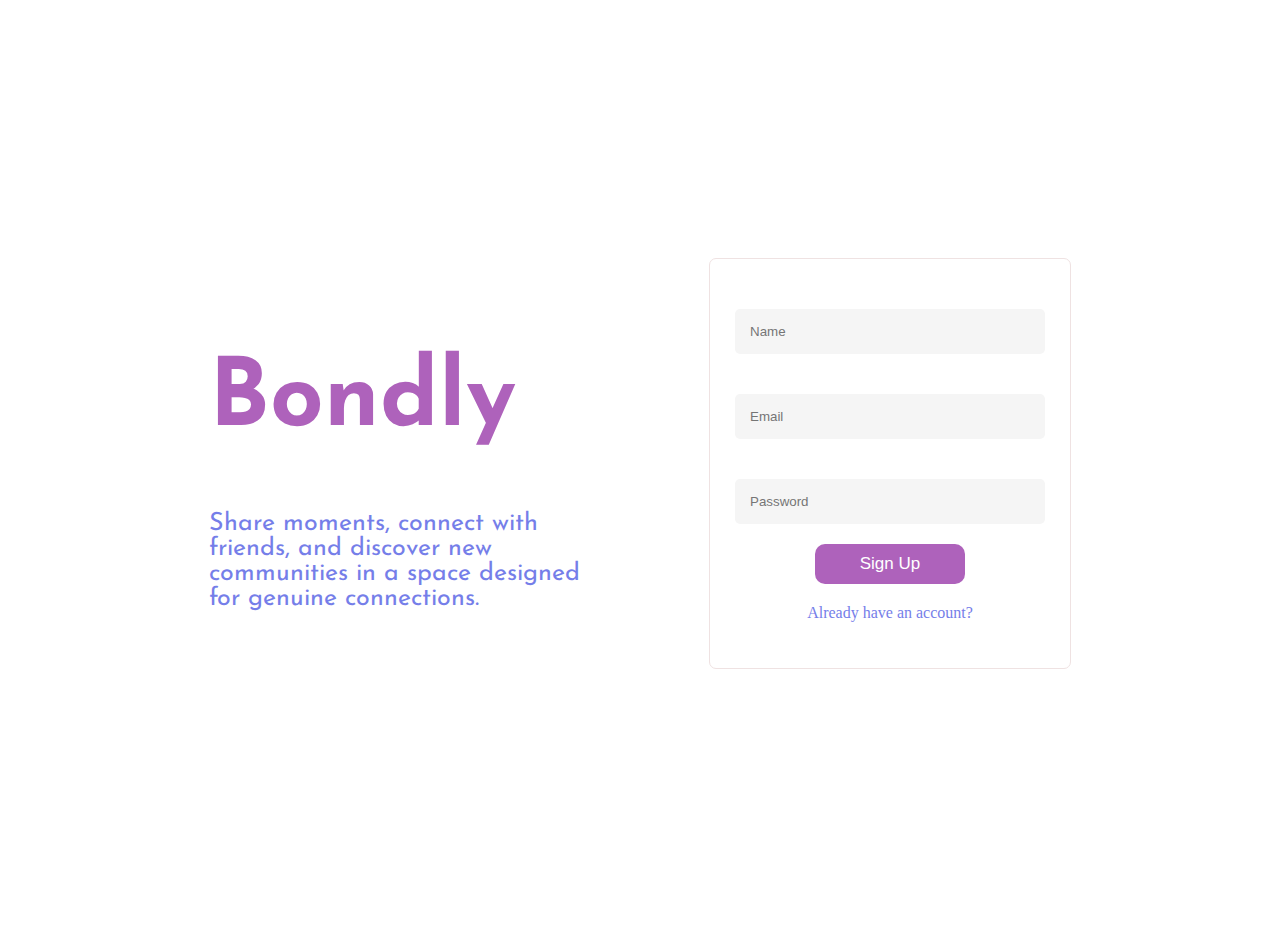
<file: index.html>
<!DOCTYPE html>
<html lang="en">
  <head>
    <meta charset="UTF-8" />
    <meta name="viewport" content="width=device-width, initial-scale=1.0" />
    <title>Sign Up</title>
    <link rel="stylesheet" href="./css/index.css" />
    <script src="./js/index.js" defer></script>
  </head>
  <body>
    <main>
      <section class="hero-section">
        <div class="welcome-text">
          <h1>Bondly</h1>
        </div>
        <div class="description">
          <p>
            Share moments, connect with friends, and discover new communities in
            a space designed for genuine connections.
          </p>
        </div>
      </section>
      <section class="form-container">
        <form id="signUpForm">
          <div class="form-group">
            <label for="name"></label>
            <input type="text" id="name" placeholder="Name" required />
          </div>
          <div class="form-group">
            <label for="email"></label>
            <input type="email" id="email" placeholder="Email" required />
          </div>
          <div class="form-group">
            <label for="password"></label>
            <input
              type="password"
              id="password"
              placeholder="Password"
              required
            />
          </div>

          <button id="signup-btn" type="submit">Sign Up</button>

          <a href="login.html">Already have an account?</a>
        </form>
        <p id="message"></p>
      </section>
    </main>
  </body>
</html>
</file>
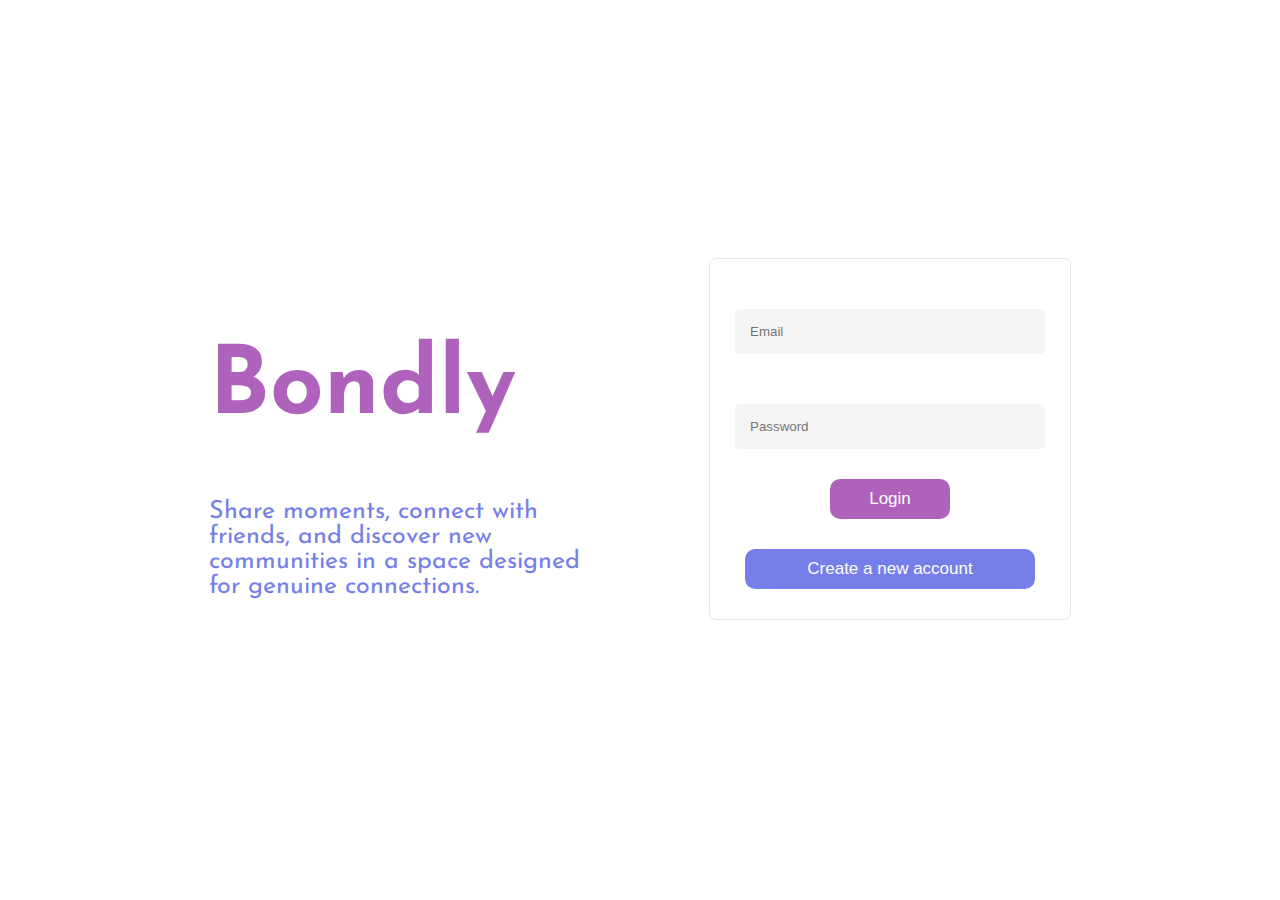
<file: createPost.html>
<!DOCTYPE html>
<html lang="en">
  <head>
    <meta charset="UTF-8" />
    <meta name="viewport" content="width=device-width, initial-scale=1.0" />
    <title>Create Post</title>
    <link rel="stylesheet" href="./css/createPost.css" />
    <script src="./js/logOut.js" defer></script>
    <script src="./js/createPost.js" defer></script>
  </head>
  <body>
    <header>
      <div class="logo">
        <img src="./assets/Bondly.svg" alt="Logo Image" />
      </div>
      <div class="nav-right">
        <ul>
          <li><a href="./userProfile.html">Reuel Santos</a></li>
          <li><a href="" onclick="logout()">Log Out</a></li>
        </ul>
      </div>
    </header>
    <main>
      <section class="form-container">
        <h1>Create Post</h1>
        <form id="createPostForm">
          <div class="form-group">
            <label for="post-title">Post Title</label>
            <input
              type="text"
              id="post-title"
              placeholder="Post Title"
              required
            />
          </div>
          <div class="form-group">
            <label for="post-content">Post Content</label>
            <textarea
              id="post-content"
              name="post-content"
              rows="10"
              placeholder="Write your post content here..."
              required
            ></textarea>
          </div>
          <div class="form-group">
            <label for="image-URL">Image URL</label>
            <input type="text" id="image-URL" />
          </div>
          <div class="form-group">
            <label for="image-alt">Image Alt Text</label>
            <input type="text" id="image-alt" name="image-alt" />
          </div>
          <div class="form-group">
            <label for="tags">Tags (Separate by commas)</label>
            <input type="text" id="tags" name="tags" />
          </div>
          <button type="submit" class="createpost-button">Post</button>
        </form>
        <div id="message"></div>
      </section>
    </main>
  </body>
</html>
</file>
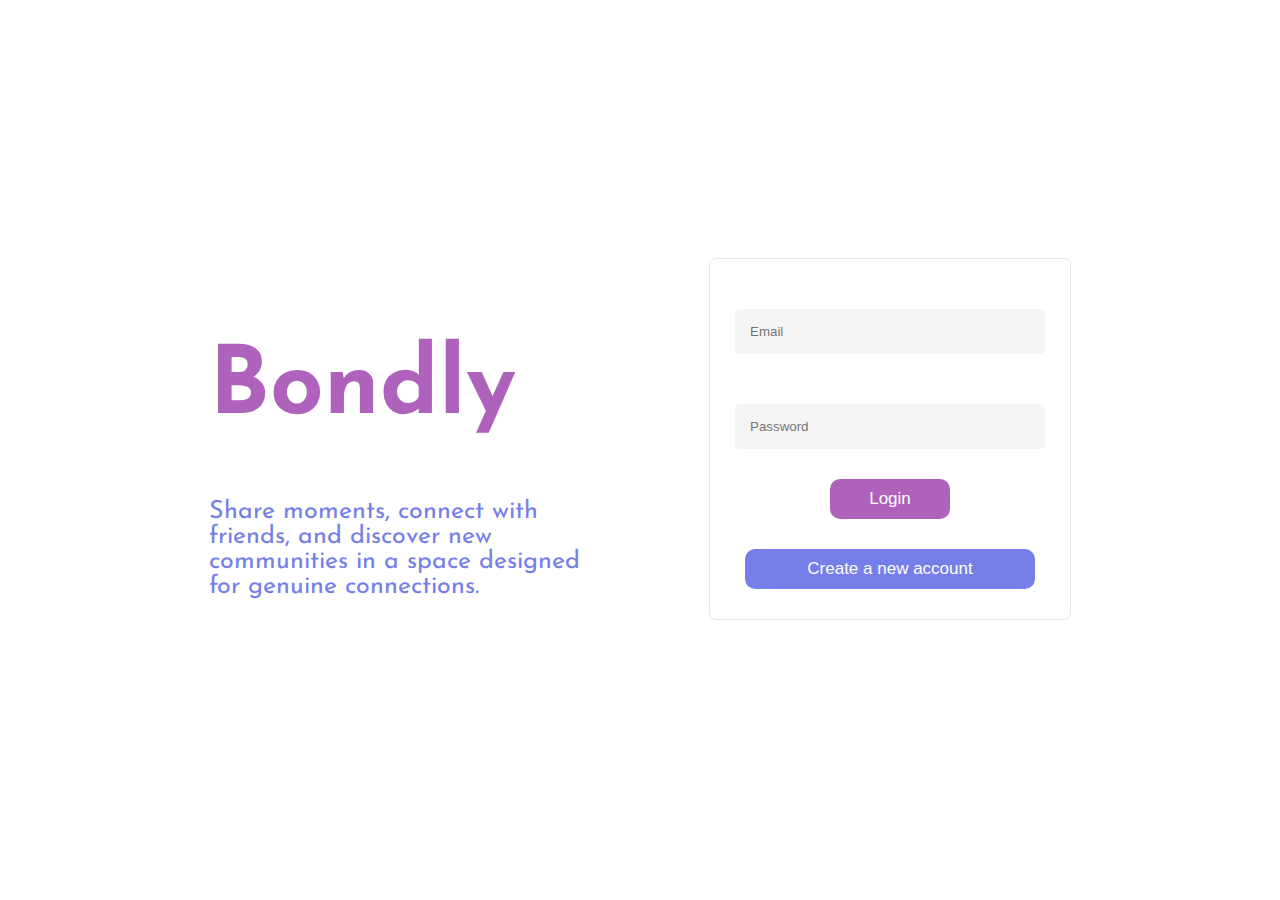
<file: editPost.html>
<!DOCTYPE html>
<html lang="en">
  <head>
    <meta charset="UTF-8" />
    <meta name="viewport" content="width=device-width, initial-scale=1.0" />
    <title>Create Post</title>
    <link rel="stylesheet" href="./css/editPost.css" />
    <script src="./js/editPost.js" defer></script>
    <script src="./js/logOut.js" defer></script>
  </head>
  <body>
    <header>
      <div class="logo">
        <img src="./assets/Bondly.svg" alt="Logo Image" />
      </div>
      <div class="nav-right">
        <ul>
          <li><a href="./userProfile.html">Go Back</a></li>
          <li><a href="" onclick="logout()">Log Out</a></li>
        </ul>
      </div>
    </header>
    <main>
      <section class="form-container">
        <h1>Edit Post</h1>
        <form>
          <div class="form-group">
            <label for="post-title">Post Title</label>
            <input
              type="text"
              id="post-title"
              placeholder="Post Title"
              required
            />
          </div>
          <div class="button-container">
            <button>Load</button>
            <button id="delete-btn">Delete</button>
          </div>
          <div class="form-group">
            <label for="post-content">Post Content</label>
            <textarea
              id="post-content"
              name="post-content"
              rows="10"
              placeholder="Write your post content here..."
              required
            ></textarea>
          </div>
          <div class="form-group">
            <label for="image-URL">Image URL</label>
            <input type="text" id="image-URL" />
          </div>
          <div class="form-group">
            <label for="image-alt">Image Alt Text</label>
            <input type="text" is0 d="image-alt" name="image-alt" />
          </div>
          <div class="form-group">
            <label for="tags">Tags (Separate by commas)</label>
            <input type="text" id="tags" name="tags" />
          </div>
          <button type="submit" class="createpost-button">Update Post</button>
        </form>
      </section>
    </main>
  </body>
</html>
</file>
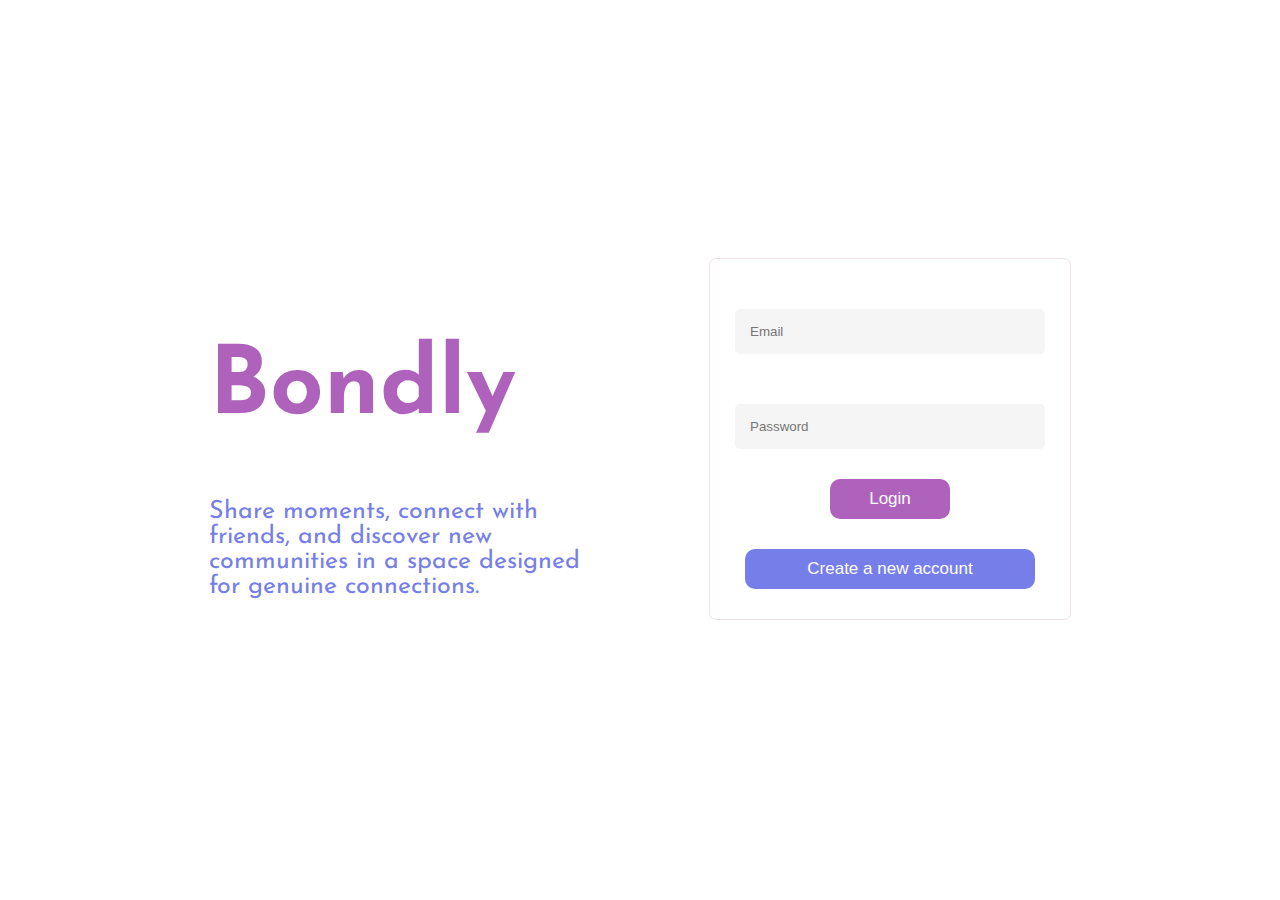
<file: feed.html>
<!DOCTYPE html>
<html lang="en">

<head>
  <meta charset="UTF-8" />
  <meta name="viewport" content="width=device-width, initial-scale=1.0" />
  <title>Post feed</title>
  <link rel="stylesheet" href="./css/feed.css" />
  <script src="./js/feed.js" defer></script>
  <script src="./js/logOut.js" defer></script>
</head>

<body>
  <header>
    <div class="logo"> <img src="./assets/Bondly.svg" alt="Logo Image" /> </div>
    <div class="nav-right">
      <ul>
        <li><a href="#" id="logout" onclick="logout()">Log Out</a></li>
      </ul>
    </div>
  </header>

 
<section class="search-bar">
  <form id="searchForm">
    <label for="searchQuery">Search posts</label>
    <input type="search" id="searchQuery" placeholder="Search posts..." />
    <button type="submit">Search</button>
  </form>
</section>



  <main id="feed">
     
  </main>
  
</body>

</html>
</file>
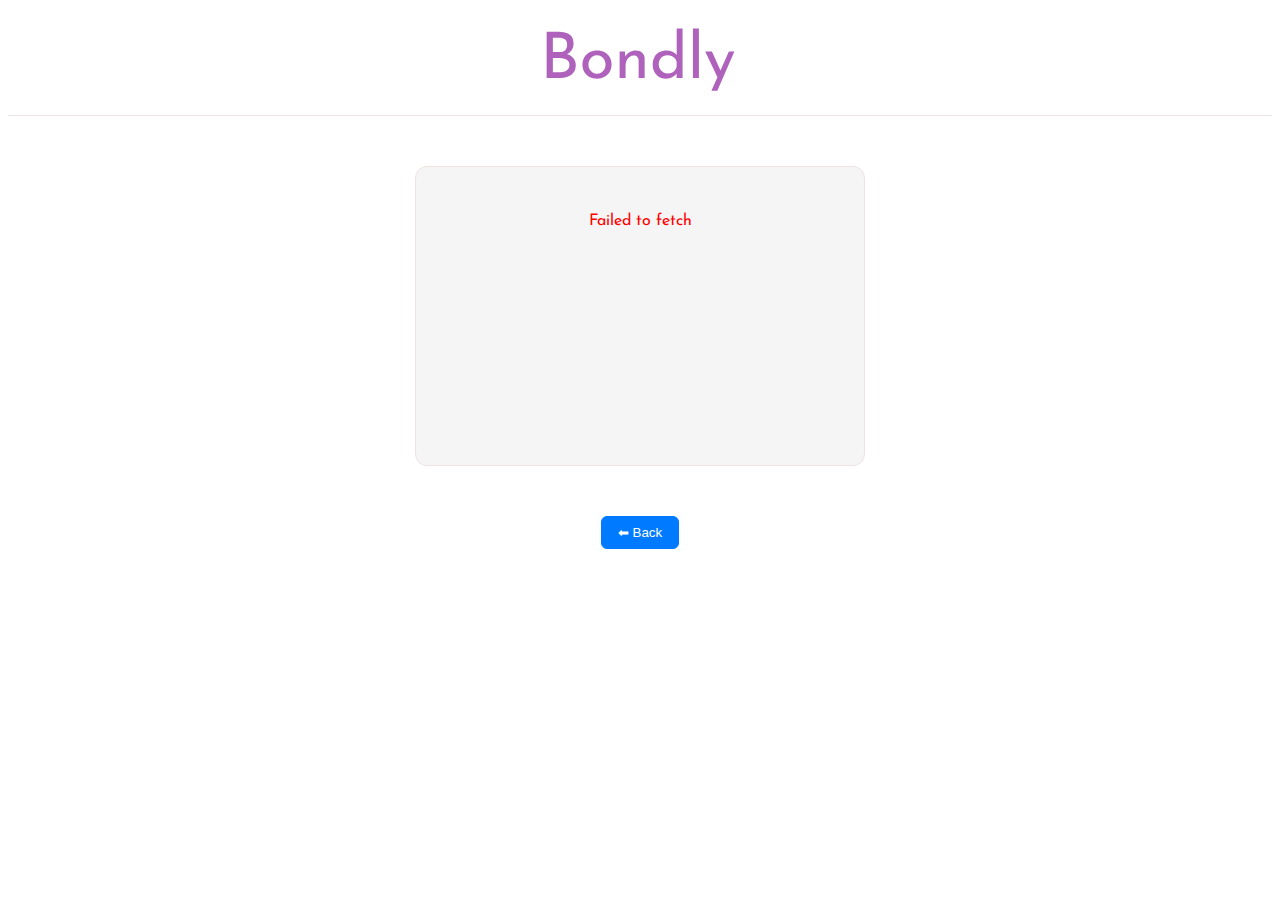
<file: individualPost.html>
<!DOCTYPE html>
<html lang="en">
<head>
  <meta charset="UTF-8" />
  <meta name="viewport" content="width=device-width, initial-scale=1.0" />
  <title>Post Details</title>
  <link rel="stylesheet" href="./css/userProfile.css" />
    <script src="./js/individualPost.js" defer></script>

</head>
<body>
  <header>
    <div class="logo">
      <img src="./assets/Bondly.svg" alt="Logo Image" />
    </div>
  </header>

  <main>
    <section id="postDetails" class="post-container">Loading post...</section>
    <button class="back-btn" onclick="window.history.back()">⬅ Back</button>
  </main>

</body>
</html>
</file>
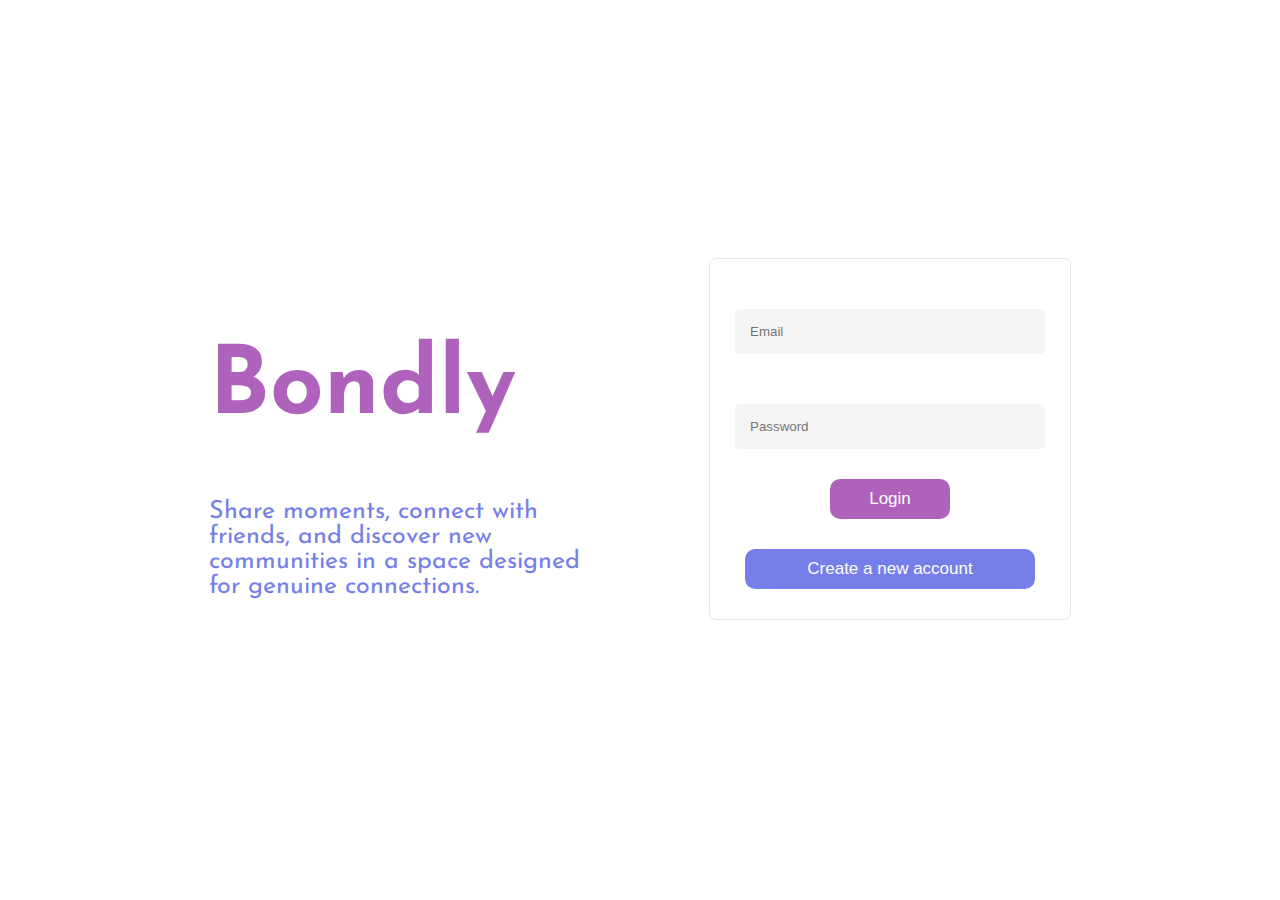
<file: login.html>
<!DOCTYPE html>
<html lang="en">
  <head>
    <meta charset="UTF-8" />
    <meta name="viewport" content="width=device-width, initial-scale=1.0" />
    <title>Login</title>
    <link rel="stylesheet" href="./css/login.css" />
    <script src="./js/login.js" defer></script>
  </head>
  <body>
    <main>
      <section class="hero-section">
        <div class="welcome-text">
          <h1>Bondly</h1>
        </div>
        <div class="description">
          Share moments, connect with friends, and discover new communities in a
          space designed for genuine connections.
        </div>
      </section>
      <section class="form-container">
        <form id="loginForm">
          <div class="form-group">
            <label for="email"></label>
            <input type="email" id="email" placeholder="Email" required />
          </div>
          <div class="form-group">
            <label for="password"></label>
            <input
              type="password"
              id="password"
              placeholder="Password"
              required
            />
          </div>

          <button id="login-btn" type="submit">Login</button>

          <a href="./index.html" id="create-btn">Create a new account</a>
        </form>
      </section>
    </main>
  </body>
</html>
</file>
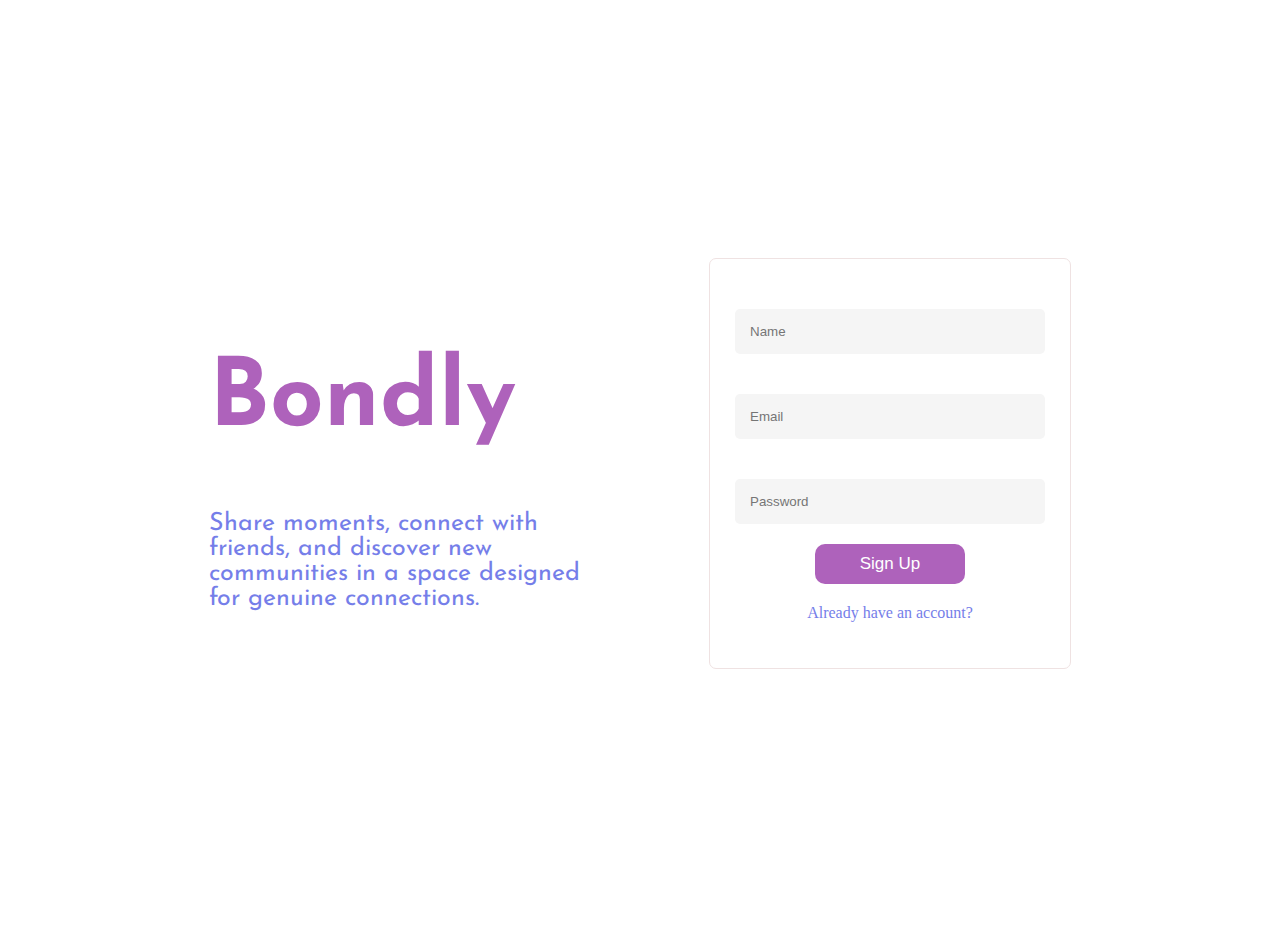
<file: signup.html>
<!DOCTYPE html>
<html lang="en">
<head>
  <meta charset="UTF-8">
  <meta name="viewport" content="width=device-width, initial-scale=1.0">
  <title>Sign Up</title>
  <link rel="stylesheet" href="/css/signup.css">
  <script src="./js/signup.js" defer></script>
</head> 
<body>
  <main>
    <section class="hero-section">
      <div class="welcome-text">
        <h1>Bondly</h1>
      </div>
      <div class="description">
        <p>Share moments, connect with friends, and discover new communities in a space designed for genuine connections.</p>
      </div>

    </section>
    <section class="form-container">
      <form>
        <div class="form-group">
          <label for="name"></label>
          <input type="text" id="name" placeholder="Name" required>
        </div>
        <div class="form-group">
          <label for="email"></label>
          <input type="email" id="email" placeholder="Email" required>
        </div>
        <div class="form-group">
          <label for="password"></label>
          <input type="password" id="password" placeholder="Password" required>
        </div>

        <button onclick="registerUser()" id="signup-btn" type="submit">Sign Up</button>
        
        <a href="login.html">Already have an account?</a>
      </form>
      <p id="message"></p>
    </section>
  </main>
  
</body>
</html>
</file>
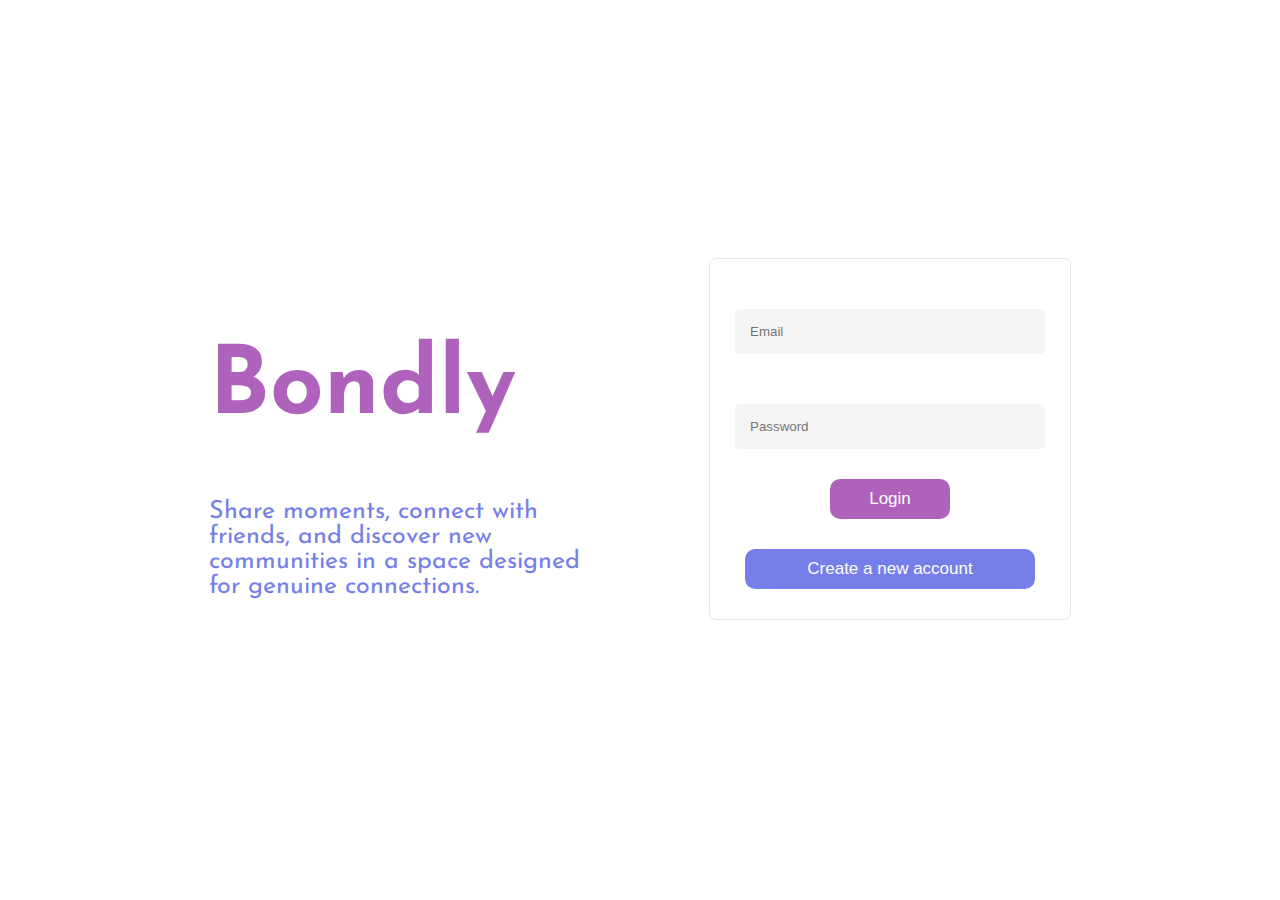
<file: userProfile.html>
<!DOCTYPE html>
<html lang="en">
  <head>
    <meta charset="UTF-8" />
    <meta name="viewport" content="width=device-width, initial-scale=1.0" />
    <title>User Profile</title>
    <link rel="stylesheet" href="./css/userProfile.css" />
    <script src="./js/userProfile.js" defer></script>
    <script src="./js/logOut.js" defer></script>
  </head>
  <body>
    <header>
      <div class="logo">
        <img src="./assets/Bondly.svg" alt="Logo Image" />
      </div>
      <div class="nav-right">
        <ul>
          <li><a id="profileName"></a></li>
          <li><a href="" onclick="logout()">Log Out</a></li>
        </ul>
        <img
          id="headerAvatar"
          src=""
          alt="Profile Picture"
          class="header-profile-pic"
        />
      </div>
    </header>
    <main>
      <section class="profile-container">
        <div class="profile">
          <img
            id="profileAvatar"
            class="profile-pic"
            src=""
            alt="Profile Picture"
          />
          <h2 id="profileFullName">Full Name</h2>
          <p id="profileEmail">@user.email</p>
          <p id="followersCount">Followers 0 | Following 0</p>
        </div>
        <div class="action-buttons">
          <a href="./createPost.html"
            ><button class="create-button">Create Post</button></a
          >
          <a href="./feed.html"
            ><button class="explore-feed">Explore Feeds</button></a
          >
        </div>
      </section>
      <div id="postContainer"></div>
    </main>
  </body>
</html>
</file>
<file: css/index.css>
@import url("https://fonts.googleapis.com/css2?family=Josefin+Sans:ital,wght@0,100..700;1,100..700&display=swap");
@import url("https://fonts.googleapis.com/css2?family=Poppins:ital,wght@0,100;0,200;0,300;0,400;0,500;0,600;0,700;0,800;0,900;1,100;1,200;1,300;1,400;1,500;1,600;1,700;1,800;1,900&display=swap");

@import url("./reset.css");
@import url("./root.css");

main {
  display: flex;
  justify-content: center;
  align-items: center;
  gap: 120px;
  padding: 250px 0;
}

.welcome-text {
  font-family: var(--font-primary);
  color: var(--primary-text-purple);
  font-size: 47px;
  
}

.description {
  font-family: var(--font-primary);
  color: var(--primary-text-blue);
  max-width: 380px;
  font-size: 25px;
  

}

.form-container {
  border: 1px solid var(--border);
  border-radius: 7px;
  padding: 30px;
 
}

.form-container form {
  display: flex;
  flex-direction: column;
  justify-content: center;
  align-items: center;
  gap: 20px;
  
  
}

.form-group {
  display: flex;
  flex-direction: column;
  justify-content: center;
  align-items: center;
  width: 300px;
  gap: 20px;  
  
  
}

.form-group input {
  padding: 15px;
  border-radius: 5px;
  border: transparent;
  background-color: var(--form-bg);
  width: 280px;
  
}

#signup-btn {
  
  padding: 10px 30px;
  border: none;
  color: var(--white);
  background-color: var(--primary-btn-purple);
  border-radius: 10px;
  cursor: pointer;
  width: 150px;
  font-size: 17px;

}

a {
  text-decoration: none;
  color: var(--primary-text-blue);
}


@media  (max-width: 979px) {
  main {
    flex-direction: column;
    padding: 100px 0;
    gap: 50px;
  }

  .welcome-text {
    font-size: 35px;
    text-align: center;
  }

  .description {
    font-size: 20px;
    text-align: center;
    max-width: 300px;
  }
  
}
</file>
<file: css/createPost.css>
@import url("https://fonts.googleapis.com/css2?family=Josefin+Sans:ital,wght@0,100..700;1,100..700&display=swap");
@import url("https://fonts..googleapiscom/css2?family=Poppins:wght@400;500;700&display=swap");

@import url("./reset.css");
@import url("./root.css");

main {
  display: flex;
  justify-content: center;
  align-items: center;
 
}



.form-container {
  display: flex;
  flex-direction: column;
  justify-content: center;
  align-items: center;
  border: 1px solid lightgray;
  margin: 60px;
  padding: 60px;
  border-radius: 24px;
  font-family: var(--font-primary);
  color: var(--secondary-text);
}

.form-container h1 {
  margin-bottom: 20px;
  color: var(--primary-text-blue);
}

.form-container form {
  display: flex;
  flex-direction: column;
  justify-content: center;
  align-items: center;
  gap: 30px;
}

.form-group {
  display: flex;
  flex-direction: column;
  justify-content: center;
  gap: 10px;
  width: 450px;
}

.form-group input {
  padding: 10px;
  border: transparent;
  background-color: var(--form-bg);
  border-radius: 5px;
}

#post-content {
  padding: 10px;
  border: transparent;
  background-color: var(--form-bg);
}

.createpost-button {
  padding: var(--padding-button);
  border: transparent;
  color: var(--white);
  background-color: var(--primary-btn-purple);
  border-radius: 10px;
  cursor: pointer;
  font-size: var(--font-primary);
}

.createpost-button:hover {
  transform: scale(1.06);
}

@media (max-width: 650px) {
  .form-container {
    max-width: 450px;
    margin: 40px;
    padding: 40px;
  }

  .form-group {
    max-width: 300px;
  }

  .form-container form {
    gap: 10px;
  }
}

@media (max-width: 435px) {
  .form-container {
    max-width: 420px;
    margin: 20px;
    padding: 20px;
  }

  .form-group {
    max-width: 280px;
  }

  .form-container form {
    gap: 7px;
  }
}
</file>
<file: css/editPost.css>
@import url("https://fonts.googleapis.com/css2?family=Josefin+Sans:ital,wght@0,100..700;1,100..700&display=swap");
@import url("https://fonts..googleapiscom/css2?family=Poppins:wght@400;500;700&display=swap");

@import url("./reset.css");
@import url("./root.css");

main {
  display: flex;
  justify-content: center;
  align-items: center;
 
}



.form-container {
  display: flex;
  flex-direction: column;
  justify-content: center;
  align-items: center;
  border: 1px solid lightgray;
  margin: 60px;
  padding: 60px;
  border-radius: 24px;
  font-family: var(--font-primary);
  color: var(--secondary-text);
}

.form-container h1 {
  margin-bottom: 20px;
  color: var(--primary-text-blue);
}

.form-container form {
  display: flex;
  flex-direction: column;
  justify-content: center;
  align-items: center;
  gap: 30px;
}

.form-group {
  display: flex;
  flex-direction: column;
  justify-content: center;
  gap: 10px;
  width: 450px;
}

.form-group input {
  padding: 10px;
  border: transparent;
  background-color: var(--form-bg);
  border-radius: 5px;
}

#post-content {
  padding: 10px;
  border: transparent;
  background-color: var(--form-bg);
}

.createpost-button {
  padding: var(--padding-btn);
  border: transparent;
  color: var(--white);
  background-color: var(--primary-btn-purple);
  border-radius: 10px;
  cursor: pointer;
  font-size: var(--font-primary);
}

.createpost-button:hover {
  transform: scale(1.06);
}

.button-container button {
  padding: var(--padding-btn);
  border: transparent;
  color: var(--white);
  background-color: var(--primary-btn-blue);
  border-radius: 10px;
  cursor: pointer;
  font-size: var(--font-primary);
}

.button-container #delete-btn {
  background-color: rgb(255, 4, 4);
} 

.button-container {
  display: flex;
  gap: 50px;
}

.button-container button:hover {
  transform: scale(1.06);
}



@media (max-width: 650px) {
  .form-container {
    max-width: 450px;
    margin: 40px;
    padding: 40px;
  }

  .form-group {
    max-width: 300px;
  }

  .form-container form {
    gap: 10px;
  }
}

@media (max-width: 435px) {
  .form-container {
    max-width: 420px;
    margin: 20px;
    padding: 20px;
  }

  .form-group {
    max-width: 280px;
  }

  .form-container form {
    gap: 7px;
  }
}
</file>
<file: css/feed.css>
@import url("https://fonts.googleapis.com/css2?family=Josefin+Sans:ital,wght@0,100..700;1,100..700&display=swap");
@import url("https://fonts..googleapiscom/css2?family=Poppins:wght@400;500;700&display=swap");

@import url("./reset.css");
@import url("./root.css");

main {
  display: flex;
  justify-content: center;
  align-items: center;
  display: flex;
  flex-direction: column;
}

.feed-container {
  display: flex;
  flex-direction: column;
  justify-content: center;
  align-items: center;
  border: 1px solid var(--border);
  margin: 50px;
  padding: 80px;
  border-radius: 24px;
  font-family: var(--font-primary);
  color: var(--secondary-text);
  border-radius: 5px;
  height: 500px;

  width: 450px;
  background-color: var(--form-bg);
}

.feed-container .profile {
  display: flex;
  justify-content: flex-start;
  align-items: center;
  margin-bottom: 30px;
}

.feed-container .profile-pic {
  width: 50px;
  height: 50px;
  border-radius: 50%;
  margin-right: 10px;
}

.post-image {
  width: 100%;
  height: auto;
  border-radius: 5px;
  margin-bottom: 10px;
}

.post-actions {
  display: flex;
  justify-content: space-around;
  gap: 30px;
  align-items: center;
  margin-top: 30px;
}

.action-button {
  padding: 10px 20px;
  border: none;
  border-radius: 5px;
  background-color: var(--primary-btn-blue);
  color: var(--white);
  cursor: pointer;
  font-family: var(--font-primary);
}

.feed-container button {
  padding: var(--padding-btn);
  border: transparent;
  color: var(--white);
  background-color: var(--primary-btn-blue);
  border-radius: 10px;
  cursor: pointer;
  font-family: var(--font-primary);
  font-size: var(--font-primary);
}
</file>
<file: css/userProfile.css>
@import url("https://fonts.googleapis.com/css2?family=Josefin+Sans:ital,wght@0,100..700;1,100..700&display=swap");
@import url("https://fonts.googleapis.com/css2?family=Poppins:wght@400;500;700&display=swap");

@import url("./reset.css");
@import url("./root.css");

main {
  display: flex;
  justify-content: center;
  align-items: center;
  flex-direction: column;
}


.post-container {
  display: flex;
  flex-direction: column;
  justify-content: flex-start; 
  align-items: center;
  border: 1px solid var(--border);
  margin: 50px auto;
  padding: 30px 40px;
  border-radius: 12px;
  font-family: var(--font-primary);
  color: var(--secondary-text);
  background-color: var(--form-bg);

  width: 450px;
  max-width: 95%; 
  min-height: 300px;
  height: auto; 
  box-sizing: border-box;
  overflow: hidden; 
}


.profile-container {
  display: flex;
  flex-direction: column;
  justify-content: center;
  align-items: center;
  border: 1px solid var(--border);
  margin-top: 50px;
  padding: 20px 40px;
  border-radius: 12px;
  font-family: var(--font-primary);
  color: var(--secondary-text);
  background-color: var(--form-bg);

  width: 450px;
  max-width: 95%; 
  box-sizing: border-box;
}

.profile-container .profile {
  display: flex;
  flex-direction: column;
  justify-content: center;
  align-items: center;
}

.profile-container .profile-pic {
  width: 50px;
  height: 50px;
  border-radius: 50%;
  margin-bottom: 10px;
}


.post-image {
  max-width: 100%; 
  height: auto;
  border-radius: 8px;
  margin-bottom: 15px;
  object-fit: cover; 
}


.post-actions {
  margin-top: 20px;
  display: flex;
  justify-content: center;
  gap: 12px;
  flex-wrap: wrap; 
}

.post-actions button {
  padding: var(--padding-btn);
  border: none;
  border-radius: 5px;
  background-color: var(--primary-btn-purple);
  color: var(--white);
  cursor: pointer;
  font-family: var(--font-primary);
  font-size: var(--font-primary);
}


.profile-container .action-buttons {
  display: flex;
  justify-content: space-around;
  gap: 20px;
  align-items: center;
  margin-top: 20px;
  flex-wrap: wrap;
}

.profile-container .action-buttons button {
  padding: var(--padding-btn);
  border: none;
  border-radius: 5px;
  background-color: var(--primary-btn-blue);
  color: var(--white);
  cursor: pointer;
  font-family: var(--font-primary);
  font-size: var(--font-primary);
}


.post-actions a {
  display: inline-block;
  padding: 6px 14px;
  font-size: 14px;
  font-weight: 500;
  border-radius: 6px;
  text-decoration: none;
  transition: all 0.2s ease-in-out;
}


.post-actions .view-link {
  background-color: #007bff;
  color: #fff;
  border: 1px solid #007bff;
}
.post-actions .view-link:hover {
  background-color: #0056b3;
  border-color: #0056b3;
}


.post-actions .edit-link {
  background-color: #28a745;
  color: #fff;
  border: 1px solid #28a745;
}
.post-actions .edit-link:hover {
  background-color: #1e7e34;
  border-color: #1e7e34;
}


.back-btn {
  background-color: #007bff;
  color: #fff;
  border: 1px solid #007bff;
  padding: 8px 16px;
  border-radius: 6px;
  cursor: pointer;
}


#followBtn {
  padding: 0.5rem 1rem;
  border: none;
  border-radius: 0.5rem;
  cursor: pointer;
  background: #2575fc; 
  color: white;
  font-weight: bold;
  transition: background 0.3s ease;
}

#followBtn.following {
  background: grey; 
}
</file>
<file: css/login.css>
@import url("https://fonts.googleapis.com/css2?family=Josefin+Sans:ital,wght@0,100..700;1,100..700&display=swap");
@import url("https://fonts..googleapiscom/css2?family=Poppins:wght@400;500;700&display=swap");

@import url("./reset.css");
@import url("./root.css");

main {
  display: flex;
  justify-content: center;
  align-items: center;
  gap: 120px;
  padding: 250px 0;
}

.welcome-text {
  font-family: var(--font-primary);
  color: var(--primary-text-purple);
  font-size: 47px;
}

.description {
  font-family: var(--font-primary);
  color: var(--primary-text-blue);
  max-width: 380px;
  font-size: 25px;
}

.form-container {
  border: 1px solid var(--border);
  border-radius: 7px;
  padding: 30px;
}

.form-container form {
  display: flex;
  flex-direction: column;
  justify-content: center;
  align-items: center;
  gap: 30px;
}

.form-container a {
  text-decoration: none;
  text-align: center;
  
}

.form-group {
  display: flex;
  flex-direction: column;
  justify-content: center;
  align-items: center;
  width: 300px;
  gap: 20px;
}

.form-group input {
  padding: 15px;
  border-radius: 5px;
  border: transparent;
  background-color: var(--form-bg);
  width: 280px;
}

#login-btn {
  padding: var(--padding-btn);
  border: none;
  color: var(--white);
  background-color: var(--primary-btn-purple);
  border-radius: 10px;
  cursor: pointer;
  width: 120px;
  font-size: 17px;
}

#create-btn {
  padding: var(--padding-btn);
  border: none;
  color: var(--white);
  background-color: var(--primary-btn-blue);
  border-radius: 10px;
  cursor: pointer;
  width: 230px;
  font-size: 17px;
  font-family: "Poppins", sans-serif;
}
  

@media (max-width: 979px) {
  main {
    flex-direction: column;
    padding: 100px 0;
    gap: 50px;
  }

  .welcome-text {
    font-size: 35px;
    text-align: center;
  }

  .description {
    font-size: 20px;
    text-align: center;
    max-width: 300px;
  }
}
</file>
<file: css/signup.css>
@import url("https://fonts.googleapis.com/css2?family=Josefin+Sans:ital,wght@0,100..700;1,100..700&display=swap");
@import url("https://fonts.googleapis.com/css2?family=Poppins:ital,wght@0,100;0,200;0,300;0,400;0,500;0,600;0,700;0,800;0,900;1,100;1,200;1,300;1,400;1,500;1,600;1,700;1,800;1,900&display=swap");

@import url("./reset.css");
@import url("./root.css");

main {
  display: flex;
  justify-content: center;
  align-items: center;
  gap: 120px;
  padding: 250px 0;
}

.welcome-text {
  font-family: var(--font-primary);
  color: var(--primary-text-purple);
  font-size: 47px;
  
}

.description {
  font-family: var(--font-primary);
  color: var(--primary-text-blue);
  max-width: 380px;
  font-size: 25px;
  

}

.form-container {
  border: 1px solid var(--border);
  border-radius: 7px;
  padding: 30px;
 
}

.form-container form {
  display: flex;
  flex-direction: column;
  justify-content: center;
  align-items: center;
  gap: 20px;
  
  
}

.form-group {
  display: flex;
  flex-direction: column;
  justify-content: center;
  align-items: center;
  width: 300px;
  gap: 20px;  
  
  
}

.form-group input {
  padding: 15px;
  border-radius: 5px;
  border: transparent;
  background-color: var(--form-bg);
  width: 280px;
  
}

#signup-btn {
  
  padding: 10px 30px;
  border: none;
  color: var(--white);
  background-color: var(--primary-btn-purple);
  border-radius: 10px;
  cursor: pointer;
  width: 150px;
  font-size: 17px;

}

a {
  text-decoration: none;
  color: var(--primary-text-blue);
}


@media  (max-width: 979px) {
  main {
    flex-direction: column;
    padding: 100px 0;
    gap: 50px;
  }

  .welcome-text {
    font-size: 35px;
    text-align: center;
  }

  .description {
    font-size: 20px;
    text-align: center;
    max-width: 300px;
  }
  
}
</file>
